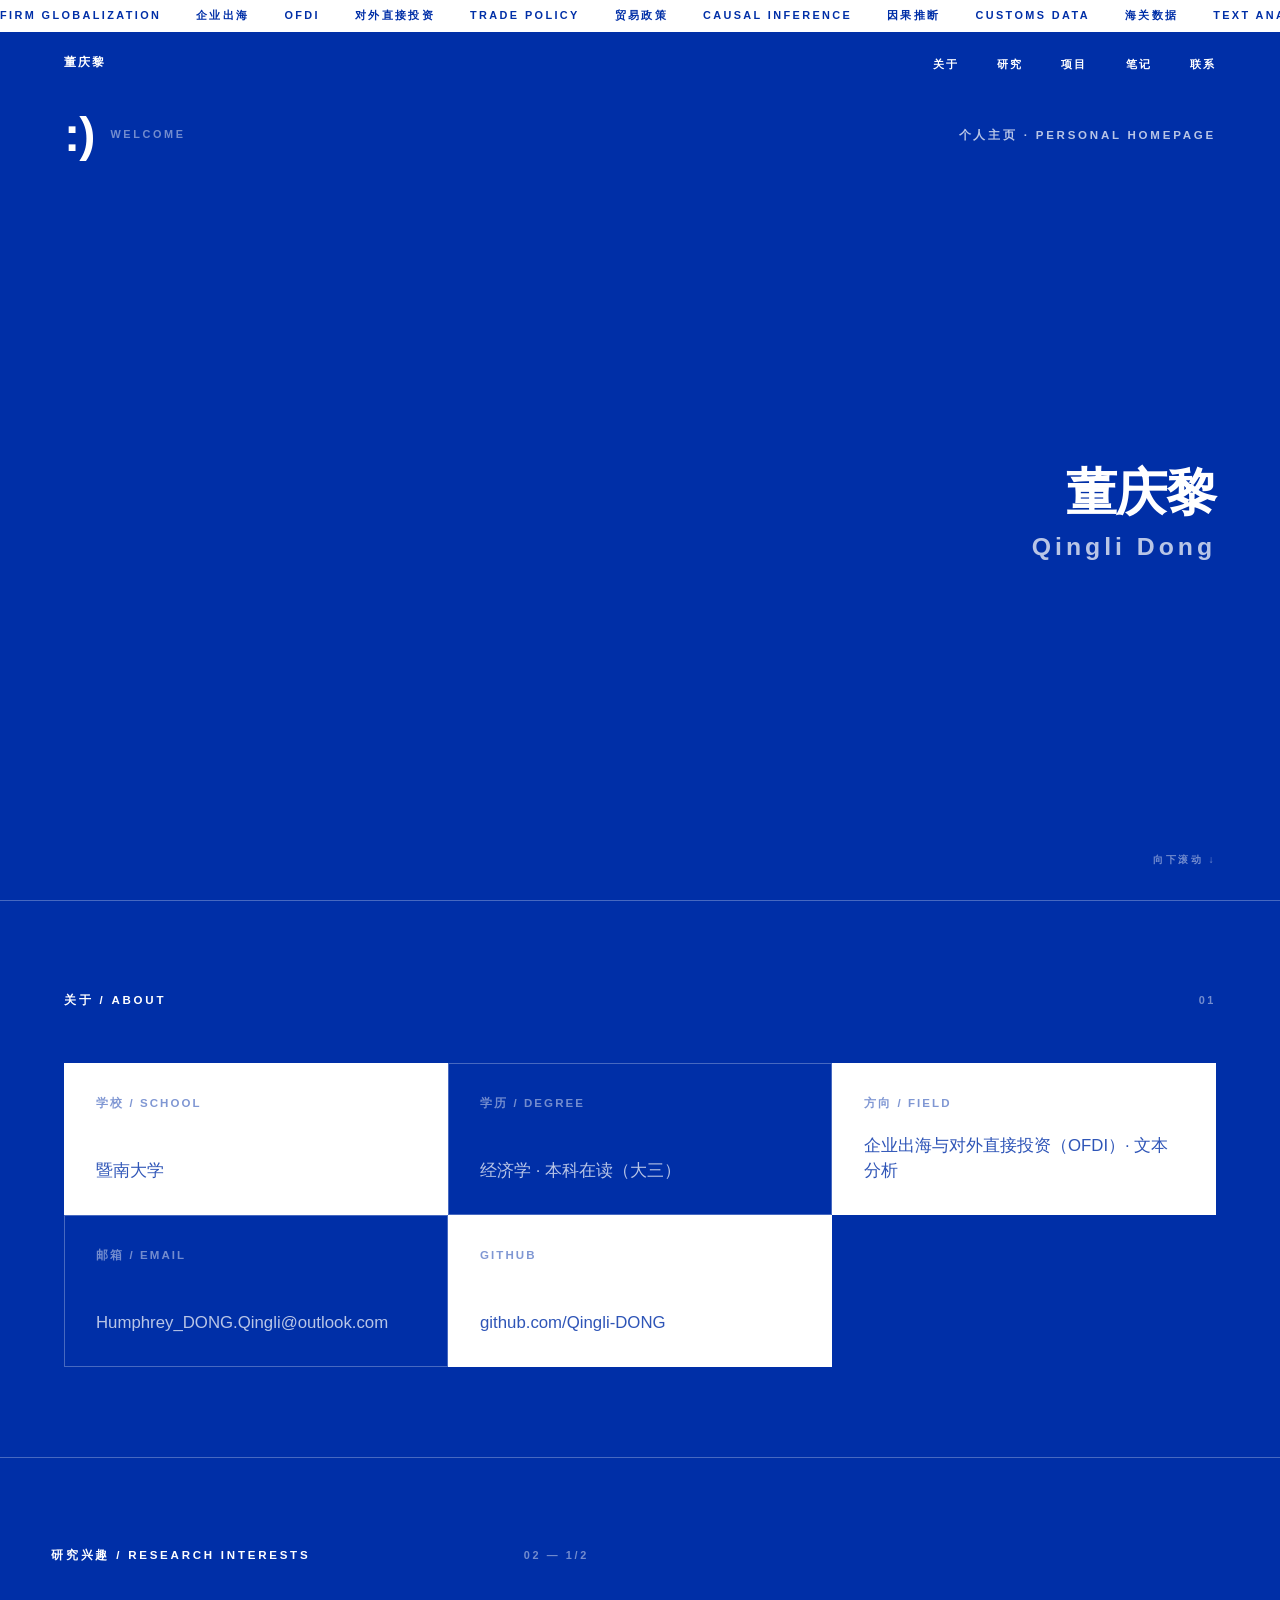
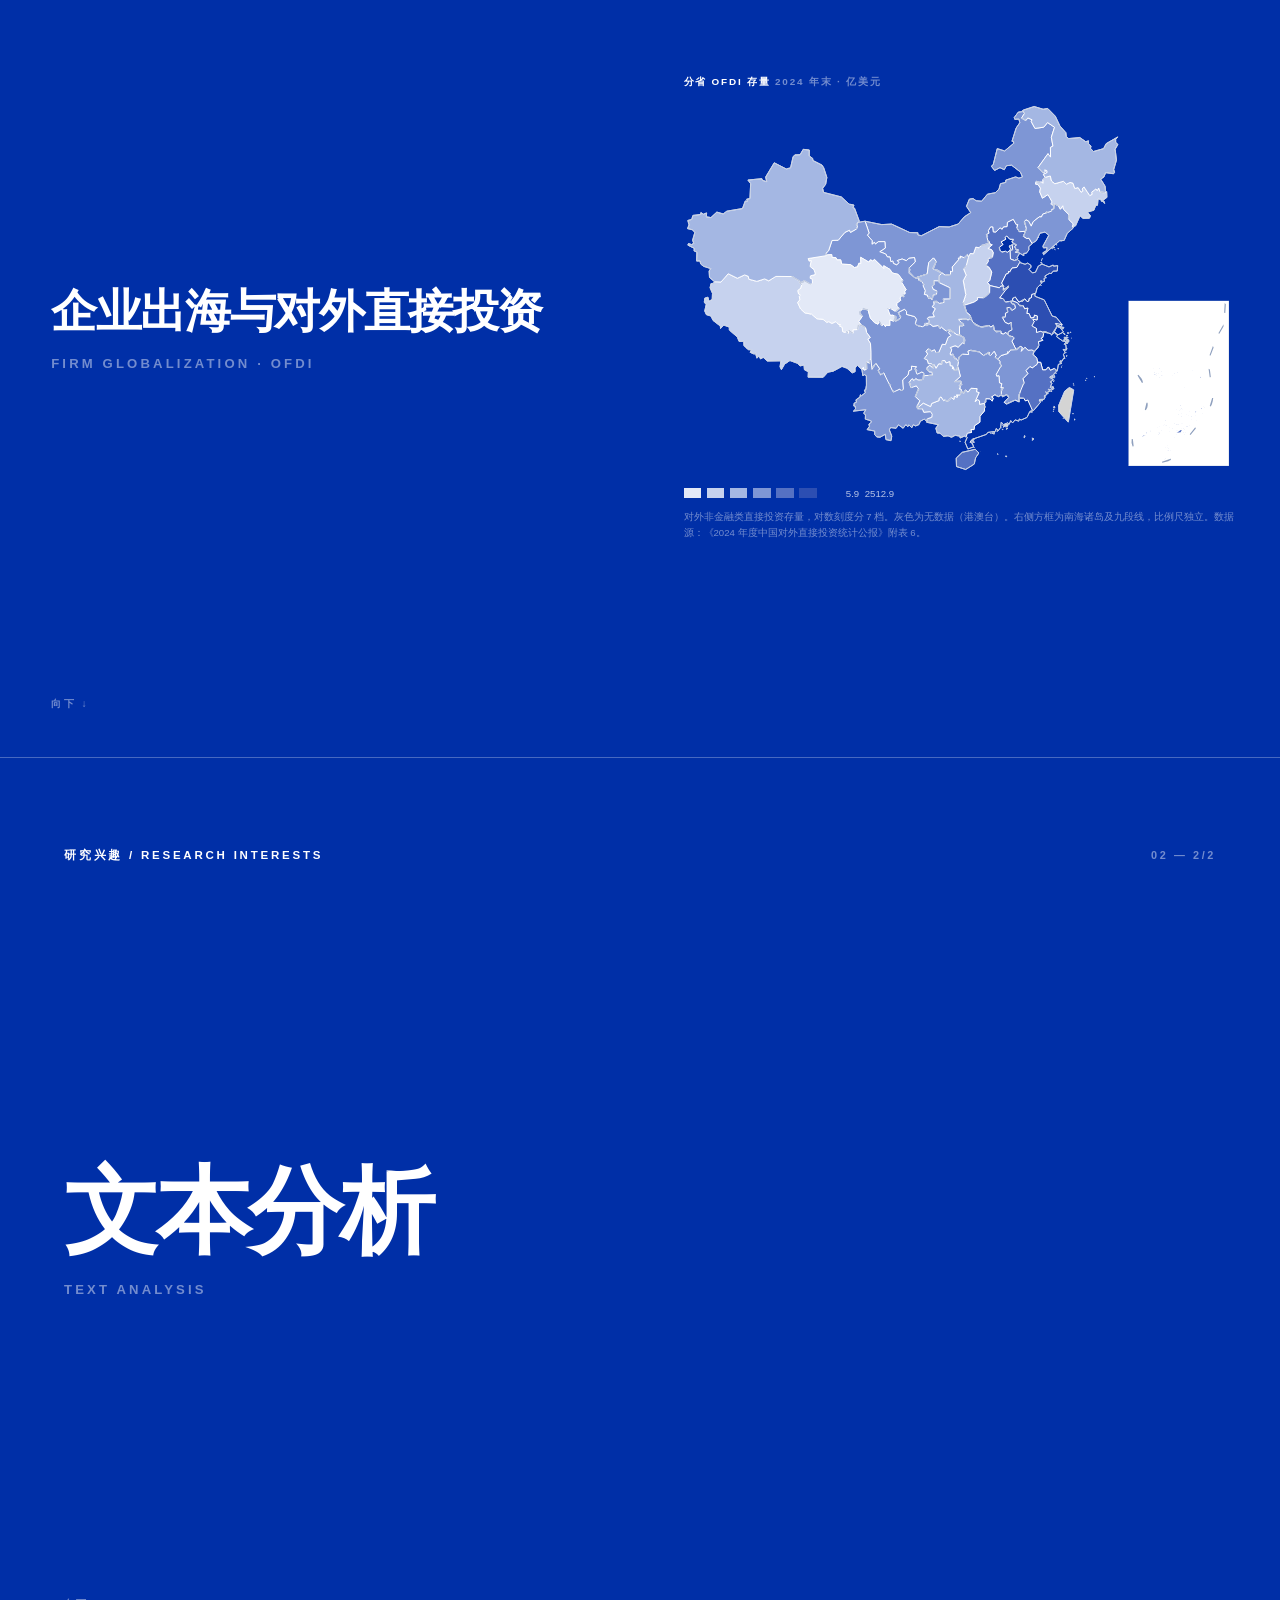
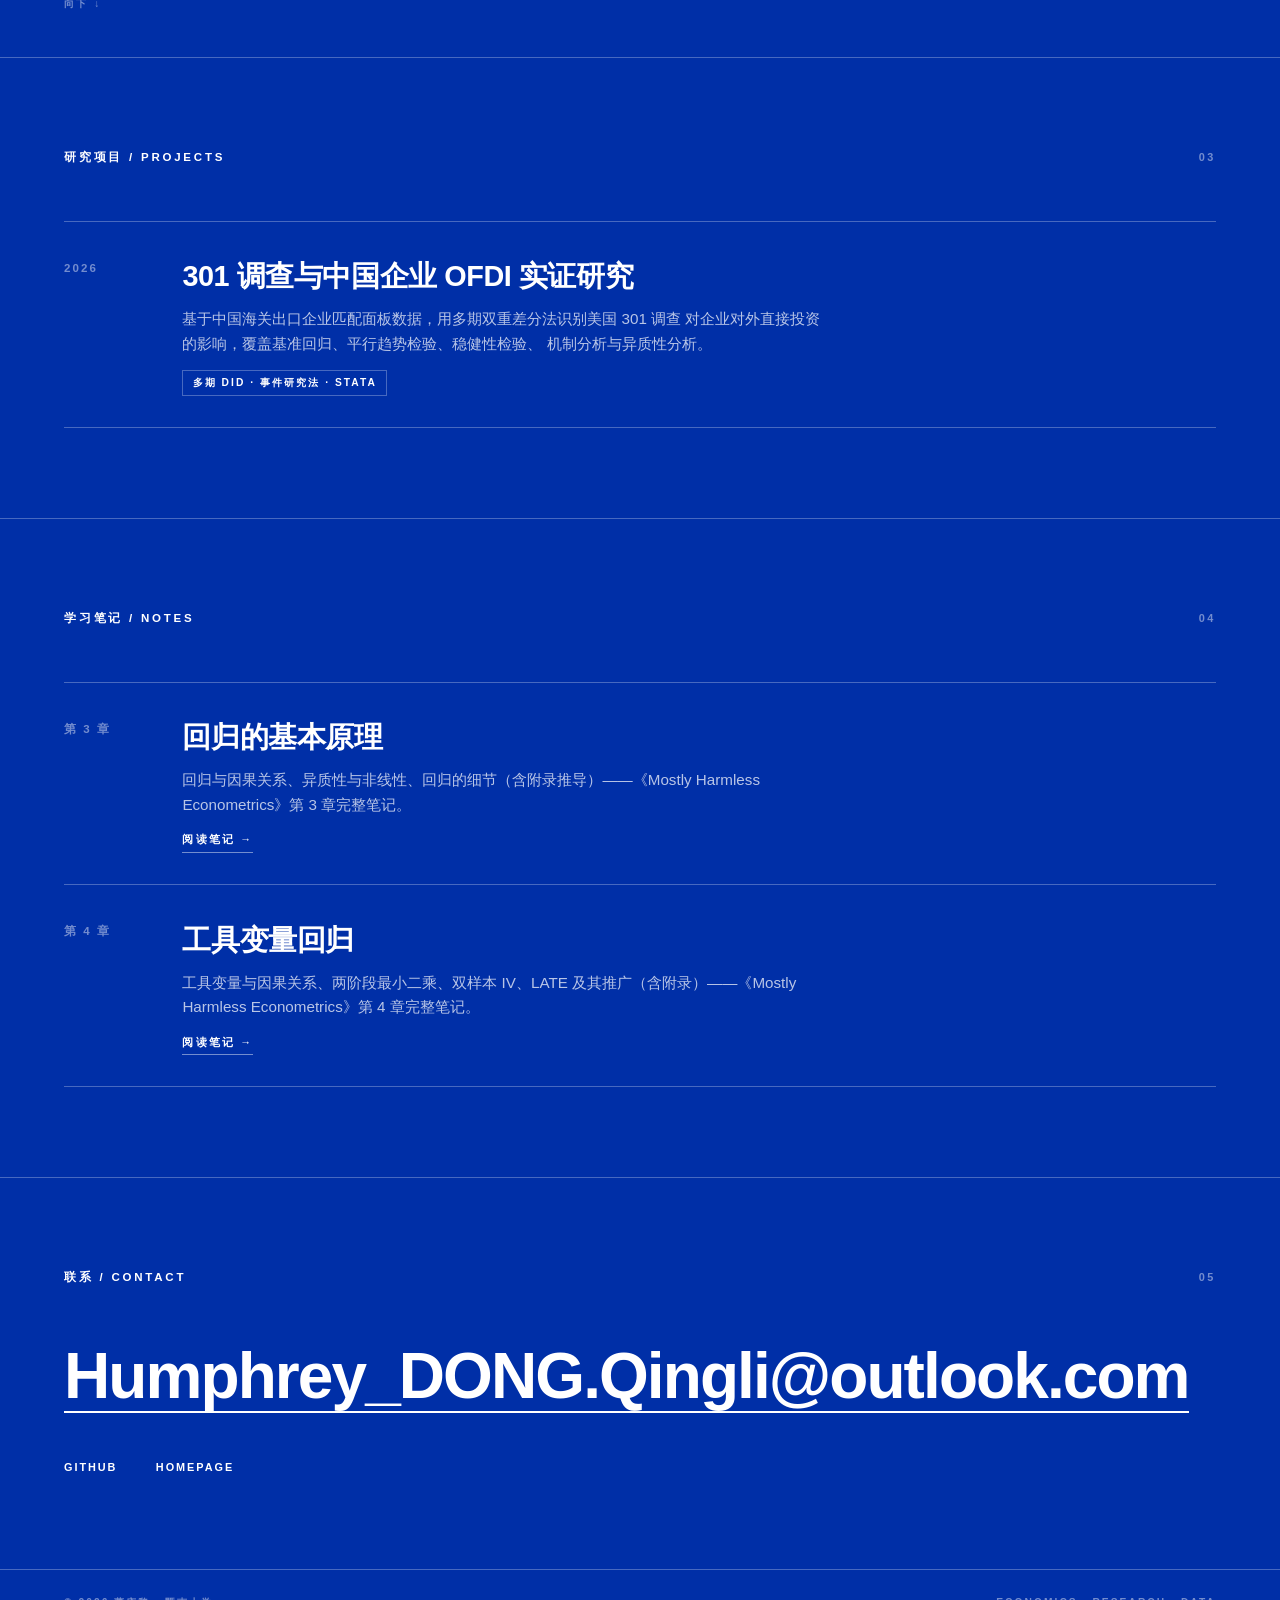
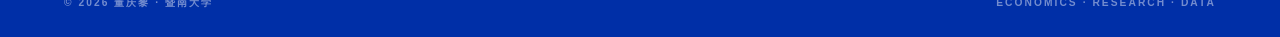
<file: index.html>
<!DOCTYPE html>
<html lang="zh-CN">
<head>
<meta charset="UTF-8">
<meta name="viewport" content="width=device-width, initial-scale=1.0">
<title>董庆黎 · 个人主页 | Qingli Dong</title>
<meta name="description" content="董庆黎的个人主页 —— 暨南大学经济学本科生，研究方向：中国企业出海与对外直接投资（OFDI）">
<!-- 网页小图标（emoji 版，无需额外图片文件） -->
<link rel="icon" href="data:image/svg+xml,<svg xmlns=%22http://www.w3.org/2000/svg%22 viewBox=%220 0 100 100%22><text y=%22.9em%22 font-size=%2290%22>📊</text></svg>">
<link rel="stylesheet" href="style.css">
</head>
<body>

  <!-- ==================== 顶部白色跑马灯条 ==================== -->
  <div class="ticker" aria-hidden="true">
    <div class="ticker-track">
      <!-- 第一份 -->
      <span>Firm Globalization</span><span>企业出海</span><span>OFDI</span><span>对外直接投资</span><span>Trade Policy</span><span>贸易政策</span><span>Causal Inference</span><span>因果推断</span><span>Customs Data</span><span>海关数据</span><span>Text Analysis</span><span>文本分析</span>
      <!-- 第二份（与第一份完全相同，用于无缝循环） -->
      <span>Firm Globalization</span><span>企业出海</span><span>OFDI</span><span>对外直接投资</span><span>Trade Policy</span><span>贸易政策</span><span>Causal Inference</span><span>因果推断</span><span>Customs Data</span><span>海关数据</span><span>Text Analysis</span><span>文本分析</span>
    </div>
  </div>

  <!-- ==================== 顶部导航 ==================== -->
  <nav>
    <a class="nav-name" href="#top">董庆黎</a>
    <ul class="nav-links">
      <li><a href="#about">关于</a></li>
      <li><a href="#research">研究</a></li>
      <li><a href="#projects">项目</a></li>
      <li><a href="#notes">笔记</a></li>
      <li><a href="#contact">联系</a></li>
    </ul>
  </nav>

  <!-- ==================== 首屏 ==================== -->
  <header class="hero" id="top">
    <!-- 顶区：左笑脸 + 右小标签 -->
    <div class="hero-top">
      <div class="smiley"><span class="face">:)</span><span class="word">welcome</span></div>
      <p class="hero-kicker">个人主页 · Personal Homepage</p>
    </div>

    <!-- 主区：封面正中只留姓名（个人信息已移至 01 关于） -->
    <div class="hero-main">
      <h1>董庆黎<span class="latin">Qingli Dong</span></h1>
    </div>

    <!-- 底区：只留滚动提示 -->
    <div class="hero-foot">
      <span class="hero-scroll">向下滚动 ↓</span>
    </div>
  </header>

  <main>

    <!-- ==================== 01 关于 ==================== -->
    <section class="about reveal" id="about">
      <div class="sec-head">
        <span class="sec-title">关于 / About</span>
        <span class="sec-num">01</span>
      </div>
      <!-- 个人信息：不写散文，只列事实，「小标签 + 值」两行式 -->
      <div class="about-info">
        <div class="meta-item"><b>学校 / School</b>暨南大学</div>
        <div class="meta-item"><b>学历 / Degree</b>经济学 · 本科在读（大三）</div>
        <div class="meta-item"><b>方向 / Field</b>企业出海与对外直接投资（OFDI）· 文本分析</div>
        <div class="meta-item"><b>邮箱 / Email</b><a href="mailto:Humphrey_DONG.Qingli@outlook.com">Humphrey_DONG.Qingli@outlook.com</a></div>
        <div class="meta-item"><b>GitHub</b><a href="https://github.com/Qingli-DONG" target="_blank" rel="noopener">github.com/Qingli-DONG</a></div>
      </div>
    </section>

    <!-- ==================== 02 研究兴趣 ==================== -->
    <!-- 一条兴趣 = 一整屏。原第三条「因果推断方法」已删（2026-09-25）：
         它在本页的「研究项目」标签里已经写着，单列一条反而稀释了前两条的辨识度。
         右栏现状：
           1/2 企业出海 —— 白色块 + 分省 OFDI 存量地图（.panel-fig）
           2/2 文本分析 —— alone 形态（大字放大独占），因感想尚未撰写
         感想写好后：去掉对应行的 alone，把 <p class="panel-say">…</p> 放回该行末尾即可。 -->
    <section class="panels" id="research">

      <div class="panel panel-split reveal">
        <div class="col-blue">
          <div class="panel-top">
            <span class="rhead">研究兴趣 / Research Interests</span>
            <span class="pnum">02 — 1/2</span>
          </div>
          <div class="panel-mid">
            <h3>企业出海与对外直接投资</h3>
            <div class="en">Firm Globalization · OFDI</div>
          </div>
          <div class="panel-foot">向下 ↓</div>
        </div>
        <!-- 右半屏白底：分省 OFDI 存量地图。图由 03_temp_data/geo/build_preview.py 生成 -->
        <figure class="panel-fig">
          <p class="fig-cap">分省 OFDI 存量 <span>2024 年末 · 亿美元</span></p>
          <img src="ofdi_map.svg" alt="2024 年末中国分省对外非金融类直接投资存量分布图">
          <div class="fig-lg">
            <i style="background:#E3E9F7"></i><i style="background:#C6D2EE"></i><i style="background:#A4B7E3"></i><i style="background:#7E96D5"></i><i style="background:#5571C3"></i><i style="background:#2C4EB2"></i><i style="background:#002FA7"></i>
            <span class="lo">5.9</span><span class="hi">2512.9</span>
          </div>
          <p class="fig-note">对外非金融类直接投资存量，对数刻度分 7 档。灰色为无数据（港澳台）。右侧方框为南海诸岛及九段线，比例尺独立。数据源：《2024 年度中国对外直接投资统计公报》附表 6。</p>
        </figure>
      </div>

      <div class="panel reveal">
        <div class="panel-top">
          <span class="rhead">研究兴趣 / Research Interests</span>
          <span class="pnum">02 — 2/2</span>
        </div>
        <div class="panel-mid">
          <div class="panel-row alone">
            <div>
              <h3>文本分析</h3>
              <div class="en">Text Analysis</div>
            </div>
          </div>
        </div>
        <div class="panel-foot">向下 ↓</div>
      </div>

    </section>

    <!-- ==================== 03 研究项目 ==================== -->
    <section class="reveal" id="projects">
      <div class="sec-head">
        <span class="sec-title">研究项目 / Projects</span>
        <span class="sec-num">03</span>
      </div>
      <div class="projects">

        <article class="project">
          <span class="year">2026</span>
          <div>
            <h3>301 调查与中国企业 OFDI 实证研究</h3>
            <p>
              基于中国海关出口企业匹配面板数据，用多期双重差分法识别美国 301 调查
              对企业对外直接投资的影响，覆盖基准回归、平行趋势检验、稳健性检验、
              机制分析与异质性分析。
            </p>
            <span class="tag">多期 DID · 事件研究法 · Stata</span>
          </div>
        </article>

      </div>
    </section>

    <!-- ==================== 04 学习笔记 ==================== -->
    <section class="reveal" id="notes">
      <div class="sec-head">
        <span class="sec-title">学习笔记 / Notes</span>
        <span class="sec-num">04</span>
      </div>
      <div class="projects">

        <a class="project" href="notes/MHE_第3章_笔记.html">
          <span class="year">第 3 章</span>
          <div>
            <h3>回归的基本原理</h3>
            <p>回归与因果关系、异质性与非线性、回归的细节（含附录推导）——《Mostly Harmless Econometrics》第 3 章完整笔记。</p>
            <span class="go">阅读笔记 →</span>
          </div>
        </a>

        <a class="project" href="notes/MHE_第4章_笔记.html">
          <span class="year">第 4 章</span>
          <div>
            <h3>工具变量回归</h3>
            <p>工具变量与因果关系、两阶段最小二乘、双样本 IV、LATE 及其推广（含附录）——《Mostly Harmless Econometrics》第 4 章完整笔记。</p>
            <span class="go">阅读笔记 →</span>
          </div>
        </a>

      </div>
    </section>

    <!-- ==================== 05 联系 ==================== -->
    <section class="contact reveal" id="contact">
      <div class="sec-head">
        <span class="sec-title">联系 / Contact</span>
        <span class="sec-num">05</span>
      </div>
      <a class="mail" href="mailto:Humphrey_DONG.Qingli@outlook.com">Humphrey_DONG.Qingli@outlook.com</a>
      <ul class="social">
        <li><a href="https://github.com/Qingli-DONG" target="_blank" rel="noopener">GitHub</a></li>
        <li><a href="https://Qingli-DONG.github.io" target="_blank" rel="noopener">Homepage</a></li>
      </ul>
    </section>

  </main>

  <!-- ==================== 页脚 ==================== -->
  <footer>
    <span>© 2026 董庆黎 · 暨南大学</span>
    <span>Economics · Research · Data</span>
  </footer>

<script>
  // 滚动淡入：元素进入视口时加 .in，只触发一次
  const io = new IntersectionObserver((entries) => {
    entries.forEach((e) => {
      if (e.isIntersecting) {
        e.target.classList.add('in');
        io.unobserve(e.target);
      }
    });
  }, { threshold: 0.12 });
  document.querySelectorAll('.reveal').forEach((el) => io.observe(el));

  // 左上角的笑脸偶尔眨一下眼
  const face = document.querySelector('.smiley .face');
  setInterval(() => {
    face.textContent = ';)';
    setTimeout(() => { face.textContent = ':)'; }, 350);
  }, 4200);
</script>
</body>
</html>
</file>
<file: style.css>
/* ============================================================
   董庆黎个人主页样式表（克莱因蓝 · 编辑排版风）
   ------------------------------------------------------------
   设计语言：国际克莱因蓝 #002fa7 满版纯色
             超大字重标题 + 宽字距全大写拉丁小标签
             发丝分割线 + 悬停聚焦列表（hover 时其余项变暗）
   零外部依赖：不加载任何外部字体或 CDN，字体全部走系统字体栈
   ============================================================ */

/* ---------- 1. 设计变量 ---------- */
:root {
  --klein: #002fa7;                          /* 国际克莱因蓝 IKB，满版底色 */
  --white: #ffffff;
  --white-dim: rgba(255, 255, 255, 0.72);    /* 正文级次要文字（保证小字对比度） */
  --white-faint: rgba(255, 255, 255, 0.45);  /* 装饰级最弱文字 */
  --hairline: rgba(255, 255, 255, 0.28);     /* 发丝分割线 */
}

* {
  margin: 0;
  padding: 0;
  box-sizing: border-box;
}

html {
  scroll-behavior: smooth;
}

body {
  background: var(--klein);
  color: var(--white);
  font-family: -apple-system, BlinkMacSystemFont, "Segoe UI", "PingFang SC",
    "Hiragino Sans GB", "Microsoft YaHei", "Helvetica Neue", Arial, sans-serif;
  -webkit-font-smoothing: antialiased;
  line-height: 1.6;
  overflow-x: hidden;
}

/* 选中文字时反色，强化单一色块的身份感 */
::selection {
  background: var(--white);
  color: var(--klein);
}

a {
  color: inherit;
  text-decoration: none;
}

/* ---------- 2. 顶部白色跑马灯条 ---------- */
.ticker {
  position: fixed;
  top: 0;
  left: 0;
  right: 0;
  z-index: 50;
  background: var(--white);
  color: var(--klein);
  overflow: hidden;
  white-space: nowrap;
  height: 2rem;
  display: flex;
  align-items: center;
}

.ticker-track {
  display: inline-flex;
  gap: 0;
  animation: tick 28s linear infinite;
}

.ticker span {
  font-size: 0.68rem;
  font-weight: 700;
  letter-spacing: 0.22em;
  text-transform: uppercase;
  padding-right: 3.2em;
}

/* 轨道内放两份完全相同的内容，位移 50% 即可无缝循环 */
@keyframes tick {
  from { transform: translateX(0); }
  to   { transform: translateX(-50%); }
}

/* ---------- 3. 顶部导航 ---------- */
nav {
  position: fixed;
  top: 2rem;                 /* 让开上方跑马灯条 */
  left: 0;
  right: 0;
  z-index: 50;
  display: flex;
  justify-content: space-between;
  align-items: center;
  padding: 1.1rem clamp(1.4rem, 5vw, 4rem);
}

.nav-name {
  font-size: 0.72rem;
  font-weight: 700;
  letter-spacing: 0.18em;
  text-transform: uppercase;
}

.nav-links {
  display: flex;
  gap: clamp(1.2rem, 3vw, 2.6rem);
  list-style: none;
}

.nav-links a {
  font-size: 0.68rem;
  font-weight: 600;
  letter-spacing: 0.18em;
  text-transform: uppercase;
  transition: opacity 0.2s linear;
}

/* 悬停某一项时，同级其他项整体变暗——聚焦式导航 */
.nav-links:hover a { opacity: 0.25; }
.nav-links a:hover { opacity: 1; }

/* ---------- 4. 首屏（占满一整屏：顶区小标签 → 主区名字 → 底区信息条） ---------- */
.hero {
  position: relative;
  min-height: 100vh;        /* 首屏占满一整屏 */
  display: flex;
  flex-direction: column;
  padding: 6rem clamp(1.4rem, 5vw, 4rem) clamp(1.4rem, 3.5vh, 2rem);
}

/* 顶区：左笑脸 + 右小标签，两端对齐 */
.hero-top {
  display: flex;
  justify-content: space-between;
  align-items: center;
  gap: 1.2rem;
  flex-wrap: wrap;
}

.hero-kicker {
  font-size: 0.72rem;
  font-weight: 600;
  letter-spacing: 0.24em;
  text-transform: uppercase;
  color: var(--white-dim);
}

/* 主区：在剩余空间里垂直居中，并整体靠右，读作封面右栏 */
.hero-main {
  margin: auto 0;
  text-align: right;
}

.hero h1 {
  font-weight: 800;
  font-size: clamp(2rem, 4.2vw, 3.2rem);   /* 原 clamp(4.2rem,15vw,15rem)＝宽屏 240px，现收到 51px */
  line-height: 1.05;
  letter-spacing: -0.02em;
}

/* 英文名作为中文名的下一行，小一号并加字距，读作小标签 */
.hero h1 .latin {
  display: block;
  font-size: clamp(1rem, 2.1vw, 1.55rem);
  letter-spacing: 0.16em;
  color: var(--white-dim);
  margin-top: 0.6em;
}

.hero-statement {
  margin-top: 1.8rem;
  max-width: 34rem;
  font-size: clamp(1rem, 1.5vw, 1.15rem);
  line-height: 1.7;
  color: var(--white-dim);
}

/* 封面底部：只留一个右对齐的滚动提示（个人信息已移到 01 关于） */
.hero-foot {
  display: flex;
  justify-content: flex-end;
}

/* 滚动提示改为底区右端的小标签，不再绝对定位 */
.hero-scroll {
  margin-left: auto;
  font-size: 0.64rem;
  font-weight: 600;
  letter-spacing: 0.24em;
  text-transform: uppercase;
  color: var(--white-faint);
}

/* 笑脸改为随顶区排布，不再绝对定位 */
.smiley {
  display: flex;
  align-items: center;
  gap: 1rem;
  user-select: none;
}

.smiley .face {
  display: inline-block;
  font-size: clamp(2.2rem, 3.8vw, 3.4rem);
  font-weight: 700;
  letter-spacing: -0.02em;
}

.smiley .word {
  font-size: 0.68rem;
  font-weight: 600;
  letter-spacing: 0.24em;
  text-transform: uppercase;
  color: var(--white-faint);
}

/* ---------- 5. 板块通用 ---------- */
section {
  border-top: 1px solid var(--hairline);
  padding: clamp(4rem, 10vh, 7rem) clamp(1.4rem, 5vw, 4rem);
  scroll-margin-top: 5.5rem;   /* 锚点跳转时避开固定导航 */
}

/* 板块头：左侧标题 + 右侧编号，两端对齐 */
.sec-head {
  display: flex;
  justify-content: space-between;
  align-items: baseline;
  margin-bottom: clamp(2.5rem, 6vh, 4rem);
}

.sec-title {
  font-size: 0.72rem;
  font-weight: 700;
  letter-spacing: 0.24em;
  text-transform: uppercase;
}

.sec-num {
  font-size: 0.68rem;
  font-weight: 600;
  letter-spacing: 0.24em;
  color: var(--white-faint);
}

/* ---------- 6. 关于：蓝白棋盘格 ---------- */
/* 蓝格与白格交替拼接（奇白、偶蓝），同色永不相邻。
   ⚠️ 列数必须为奇数：宽屏 3 列、窄屏 1 列。
   按奇偶着色时，奇数列才能保证任意换行都不出现同色上下相接；
   若改成 4 列等偶数，第二行会落到与第一行同色的格子上，棋盘即破。
   格子高度由内容决定（min-height 封顶），不用 aspect-ratio——
   否则窄屏单列时格子会被撑成整屏宽的正方形，整节变成几千像素的空方阵。 */
.about-info {
  margin-top: clamp(1.6rem, 3.5vh, 2.4rem);
  display: grid;
  grid-template-columns: repeat(3, 1fr);
  gap: 0;
}

@media (max-width: 720px) {
  .about-info { grid-template-columns: 1fr; }
}

.about-info .meta-item {
  min-height: clamp(8rem, 12vw, 9.5rem);
  padding: clamp(1.4rem, 2.6vw, 2rem);
  display: flex;
  flex-direction: column;
  justify-content: space-between;   /* 标签靠上、内容靠下 */
  font-size: 1.05rem;
  line-height: 1.5;
  overflow-wrap: anywhere;          /* 长邮箱在格子内折行，不溢出 */
  transition: background 0.25s ease, color 0.25s ease;
}

/* 格子的小标签：小字号 + 宽字距，与全站标签语汇一致 */
.about-info .meta-item b {
  display: block;
  font-size: 0.72rem;
  font-weight: 700;
  letter-spacing: 0.18em;
  text-transform: uppercase;
  margin-bottom: 0.9rem;
}

/* 奇数格：白底蓝字 */
.about-info .meta-item:nth-child(odd) {
  background: var(--white);
  color: rgba(0, 47, 167, 0.82);
}
.about-info .meta-item:nth-child(odd) b { color: rgba(0, 47, 167, 0.5); }

/* 偶数格：蓝底白字（与页面同蓝，用内描边勾出格子边界） */
.about-info .meta-item:nth-child(even) {
  color: var(--white-dim);
  box-shadow: inset 0 0 0 1px var(--hairline);
}
.about-info .meta-item:nth-child(even) b { color: var(--white-faint); }

/* 悬停时格子瞬间反色，蓝白互换 */
.about-info .meta-item:nth-child(odd):hover {
  background: var(--klein);
  color: var(--white);
}
.about-info .meta-item:nth-child(odd):hover b { color: var(--white-faint); }
.about-info .meta-item:nth-child(even):hover {
  background: var(--white);
  color: rgba(0, 47, 167, 0.82);
  box-shadow: none;
}
.about-info .meta-item:nth-child(even):hover b { color: rgba(0, 47, 167, 0.5); }

/* ---------- 7. 研究兴趣：一条一满屏 ---------- */
/* 一条兴趣 = 一整屏。屏内沿用首屏（.hero）的三区结构：顶标签 / 中区 / 底落款。
   中区左右分栏：左栏超大汉字，右栏本人的话，中间一条发丝竖线。
   这样横竖都用满，不靠留白撑高度——只竖着排的话下半屏会空。
   ⚠️ 满屏区不套 <section> 的默认内外边距，故外层 .panels 把 padding 清零，
      每条 .panel 自己带 border-top，避免出现双线。 */
.panels {
  padding: 0;
  border-top: 0;
  scroll-margin-top: 0;   /* 锚点跳转时贴齐屏顶：导航的位置已由 .panel 的上内边距让开 */
}

.panel {
  min-height: 100vh;
  min-height: 100svh;     /* 手机上避开地址栏伸缩导致的高度跳动 */
  display: flex;
  flex-direction: column;
  padding: 5.5rem clamp(1.4rem, 5vw, 4rem) clamp(2rem, 5vh, 3.2rem);
  border-top: 1px solid var(--hairline);
}

.panel-top {
  display: flex;
  justify-content: space-between;
  align-items: baseline;
}

.panel-top .rhead {
  font-size: 0.72rem;
  font-weight: 700;
  letter-spacing: 0.24em;
  text-transform: uppercase;
}

.panel-top .pnum {
  font-size: 0.68rem;
  font-weight: 600;
  letter-spacing: 0.24em;
  color: var(--white-faint);
}

/* margin:auto 0 —— 上下留白自动均分，中区始终垂直居中 */
.panel-mid { margin: auto 0; }

.panel-row {
  display: grid;
  grid-template-columns: 1fr 1fr;
  gap: clamp(2rem, 6vw, 6rem);
  align-items: center;
}

/* 板内大字。左右对开时它只占左半边，字号不能顶到满屏那一档：
   上限 3rem 是对着「企业出海与对外直接投资」12 字算的——
   1440 屏对开时左栏净宽约 611px，12 x 48px = 576px，刚好一行不折。 */
.panel h3 {
  font-size: clamp(1.9rem, 3.6vw, 3rem);
  font-weight: 800;
  letter-spacing: -0.03em;
  line-height: 1.06;
}

.panel .en {
  margin-top: 1.1rem;
  font-size: 0.82rem;
  font-weight: 600;
  letter-spacing: 0.24em;
  text-transform: uppercase;
  color: var(--white-faint);
}

.panel-say {
  border-left: 1px solid var(--hairline);
  padding-left: clamp(1.6rem, 3.4vw, 3rem);
  font-size: clamp(1rem, 1.3vw, 1.12rem);
  line-height: 1.9;
  color: var(--white-dim);
}

/* alone：还没写感想时的形态——单栏，大字放到最大独占整屏。
   这样右半屏不是「空着」，而是本来就这么排；感想写好后去掉 alone 即回左右分栏。 */
.panel-row.alone { grid-template-columns: 1fr; }
.panel-row.alone h3 { font-size: clamp(2.6rem, 7.4vw, 6.4rem); }

/* ---- 左右对开：左半蓝、右半白，各自通到屏幕边缘 ----
   白如果只是一块卡在蓝场里的小方块，四边都留着蓝边，就会读成「贴上去的」。
   改成对开之后白自己占满半屏，不再有「嵌入」感——白也自然多出一大块。
   左栏收 .panel 的三区结构（顶标签 / 中区 / 底落款），右栏整块交给 .panel-fig。 */
.panel-split {
  padding: 0;
  display: grid;
  grid-template-columns: 1fr 1fr;
}

.panel-split > .col-blue {
  display: flex;
  flex-direction: column;
  padding: 5.5rem clamp(1.4rem, 4vw, 3.4rem) clamp(2rem, 5vh, 3.2rem);
}

/* 右栏：里面放图 + 图例 + 出处，垂直居中，上下留白由它自己吃掉。
   （2026-09-26 试版：底色由白改回克莱因蓝，与左半屏连成一整块蓝场。
     栏内文字随之由「白底蓝字」翻成「蓝底白字」，否则整栏全看不见。） */
.panel-fig {
  margin: 0;
  background: var(--klein);
  padding: clamp(1.8rem, 3.4vw, 3.4rem);
  display: flex;
  flex-direction: column;
  justify-content: center;
}

.panel-fig .fig-cap {
  font-size: 0.62rem;
  font-weight: 700;
  letter-spacing: 0.18em;
  text-transform: uppercase;
  color: var(--white);
  margin-bottom: 0.8rem;
}

.panel-fig .fig-cap span {
  color: var(--white-faint);
}

.panel-fig img {
  display: block;
  width: 100%;
  height: auto;
}

.panel-fig .fig-lg {
  margin-top: 0.8rem;
  display: flex;
  align-items: center;
  gap: 0.35rem;
}

.panel-fig .fig-lg i {
  width: 1.1rem;
  height: 0.6rem;
  display: block;
}

.panel-fig .fig-lg .lo,
.panel-fig .fig-lg .hi {
  font-size: 0.6rem;
  font-variant-numeric: tabular-nums;
  color: var(--white-dim);
}

.panel-fig .fig-note {
  margin-top: 0.5rem;
  font-size: 0.6rem;
  line-height: 1.7;
  color: var(--white-faint);
}

.panel-foot {
  font-size: 0.64rem;
  font-weight: 600;
  letter-spacing: 0.24em;
  text-transform: uppercase;
  color: var(--white-faint);
}

/* ---------- 8. 项目 / 笔记：年份 + 标题的横向条目 ---------- */
.projects {
  position: relative;
}

.project {
  display: grid;
  grid-template-columns: 5rem 1fr;
  gap: clamp(1.2rem, 3vw, 3rem);
  border-top: 1px solid var(--hairline);
  padding: clamp(1.6rem, 3.5vh, 2.4rem) 0;
  transition: opacity 0.25s linear;
}

/* 悬停某一条时，其余条目整体变暗 */
.projects:hover .project { opacity: 0.22; }
.projects .project:hover { opacity: 1; }

.project:last-child {
  border-bottom: 1px solid var(--hairline);
}

.project .year {
  font-size: 0.72rem;
  font-weight: 600;
  letter-spacing: 0.18em;
  color: var(--white-faint);
  padding-top: 0.5em;
}

.project h3 {
  font-size: clamp(1.25rem, 2.4vw, 1.8rem);
  font-weight: 700;
  letter-spacing: -0.015em;
  margin-bottom: 0.5rem;
}

.project p {
  font-size: 0.95rem;
  line-height: 1.6;
  color: var(--white-dim);
  max-width: 40rem;
}

/* 条目底部的描边小标签 */
.project .tag {
  display: inline-block;
  margin-top: 0.9rem;
  font-size: 0.64rem;
  font-weight: 600;
  letter-spacing: 0.2em;
  text-transform: uppercase;
  border: 1px solid var(--hairline);
  padding: 0.35em 0.9em;
}

/* 可点击条目：标题下方加一条随悬停显现的白色下划线 */
.project .go {
  display: inline-block;
  margin-top: 0.9rem;
  font-size: 0.68rem;
  font-weight: 700;
  letter-spacing: 0.2em;
  text-transform: uppercase;
  border-bottom: 1px solid var(--white-faint);
  padding-bottom: 0.25em;
  transition: border-color 0.2s linear;
}

.project a:hover .go {
  border-color: var(--white);
}

/* ---------- 9. 联系 ---------- */
.contact .mail {
  display: inline-block;
  font-size: clamp(1.6rem, 5vw, 4rem);
  font-weight: 800;
  letter-spacing: -0.03em;
  line-height: 1.1;
  border-bottom: 2px solid var(--white);
  transition: opacity 0.2s linear;
  word-break: break-all;
}

.contact .mail:hover { opacity: 0.6; }

.contact .social {
  margin-top: 2.5rem;
  display: flex;
  gap: clamp(1.4rem, 3vw, 2.8rem);
  list-style: none;
}

.contact .social a {
  font-size: 0.68rem;
  font-weight: 600;
  letter-spacing: 0.18em;
  text-transform: uppercase;
  transition: opacity 0.2s linear;
}

.contact .social:hover a { opacity: 0.25; }
.contact .social a:hover { opacity: 1; }

/* ---------- 10. 页脚 ---------- */
footer {
  border-top: 1px solid var(--hairline);
  padding: 1.6rem clamp(1.4rem, 5vw, 4rem);
  display: flex;
  justify-content: space-between;
  font-size: 0.64rem;
  font-weight: 600;
  letter-spacing: 0.2em;
  text-transform: uppercase;
  color: var(--white-faint);
}

/* ---------- 11. 滚动淡入 ---------- */
.reveal {
  opacity: 0;
  transform: translateY(26px);
  transition: opacity 0.8s ease, transform 0.8s ease;
}

.reveal.in {
  opacity: 1;
  transform: none;
}

/* 尊重系统「减弱动态效果」设置 */
@media (prefers-reduced-motion: reduce) {
  html { scroll-behavior: auto; }
  .reveal { opacity: 1; transform: none; transition: none; }
  .ticker-track { animation: none; }
}

/* ---------- 12. 响应式 ---------- */
@media (max-width: 768px) {
  .project {
    grid-template-columns: 1fr;
    gap: 0.4rem;
  }

  .project .year { padding-top: 0; }

  /* 窄屏：满屏取消。内容会溢出屏幕，硬撑成一屏反而难读 */
  .panel {
    min-height: 0;
    padding-top: 4.5rem;
    padding-bottom: 3.5rem;
  }

  .panel-mid { margin: 2.5rem 0 0; }

  /* 对开落成上下：蓝在上、白在下，白块自己带上边距 */
  .panel-split { grid-template-columns: 1fr; }
  .panel-split > .col-blue {
    padding-bottom: 2.5rem;
  }
  .panel-fig {
    padding: clamp(1.2rem, 4vw, 2rem);
  }

  /* 左右分栏落成上下单栏时，发丝竖线改成横线 */
  .panel-row { grid-template-columns: 1fr; gap: 2rem; }

  .panel-say {
    border-left: 0;
    padding-left: 0;
    border-top: 1px solid var(--hairline);
    padding-top: 2rem;
  }

  .panel h3 { font-size: clamp(1.6rem, 5.4vw, 2.2rem); }
  .panel-row.alone h3 { font-size: clamp(2rem, 9vw, 3.2rem); }
}

@media (max-width: 640px) {
  .hero { padding-top: 5rem; }
  .hero-scroll { display: none; }
  .panel-foot { display: none; }
  footer {
    flex-direction: column;
    gap: 0.5rem;
  }
}
</file>
